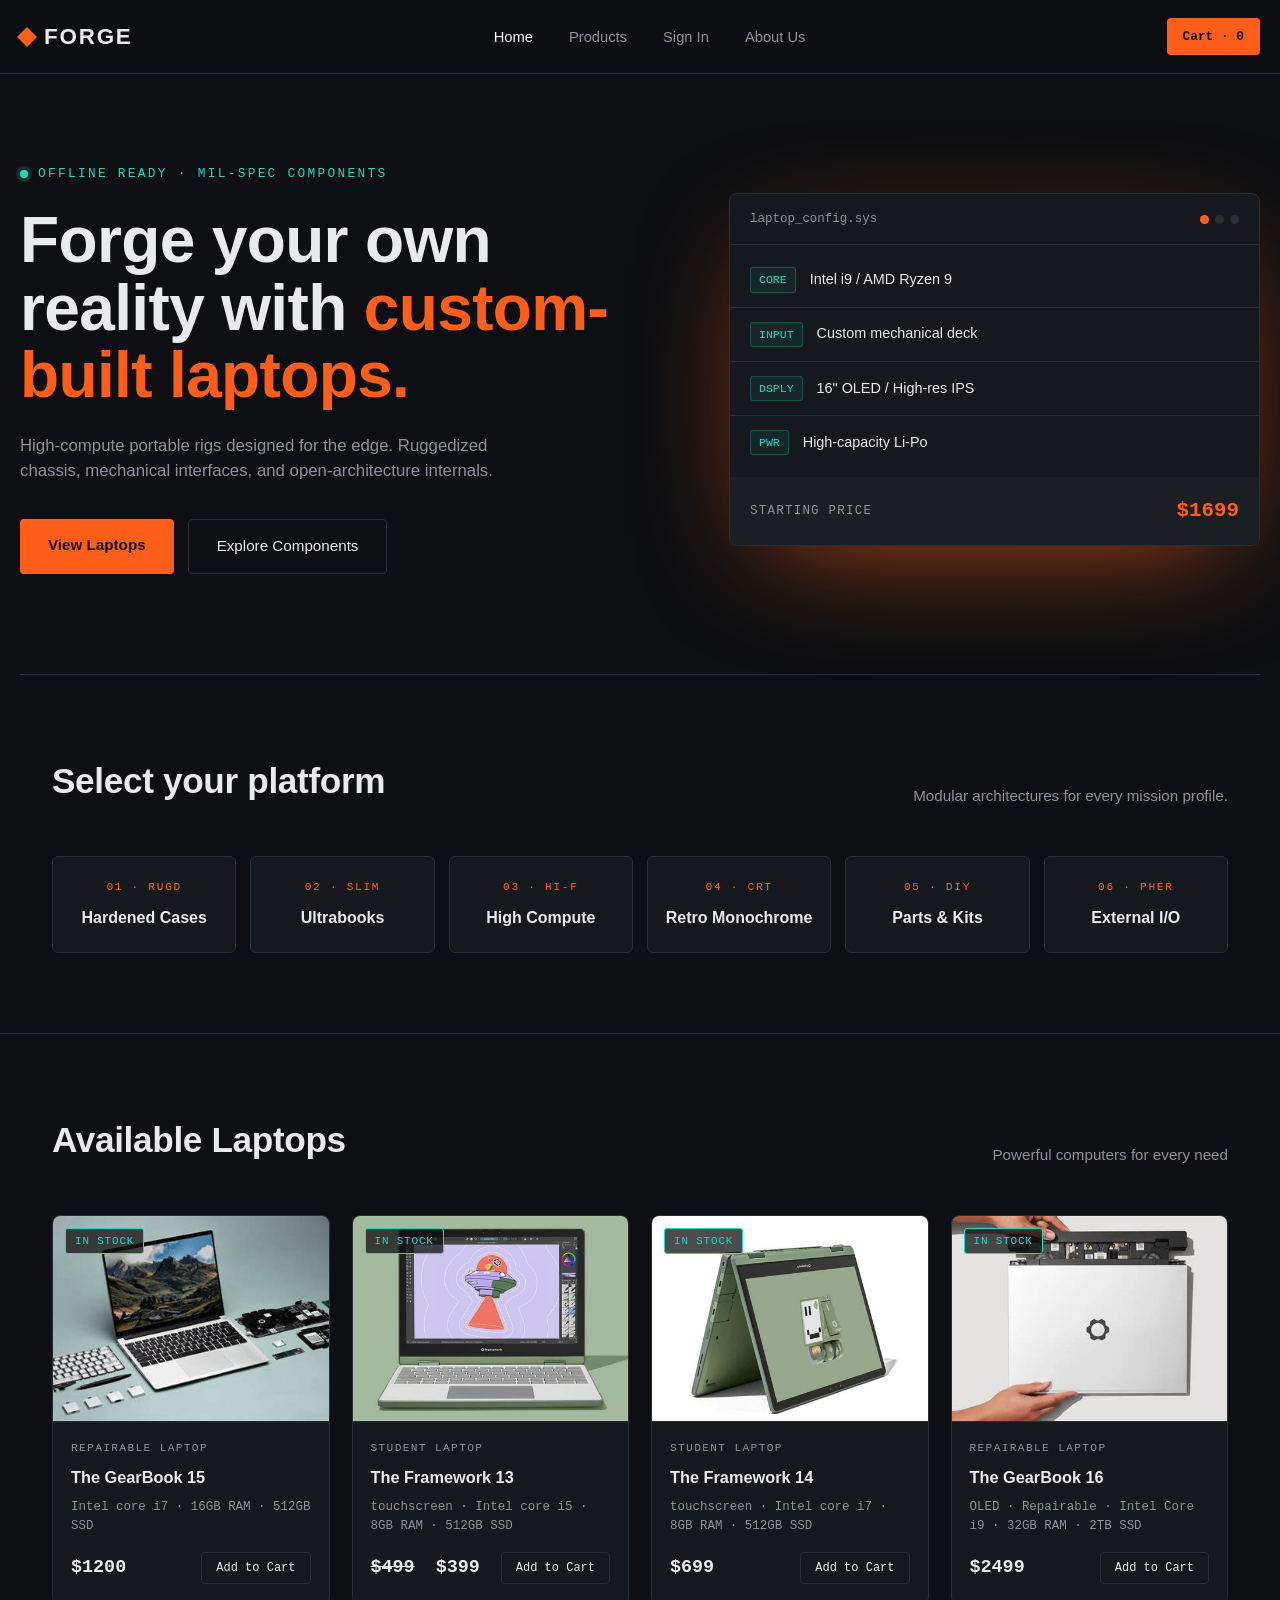
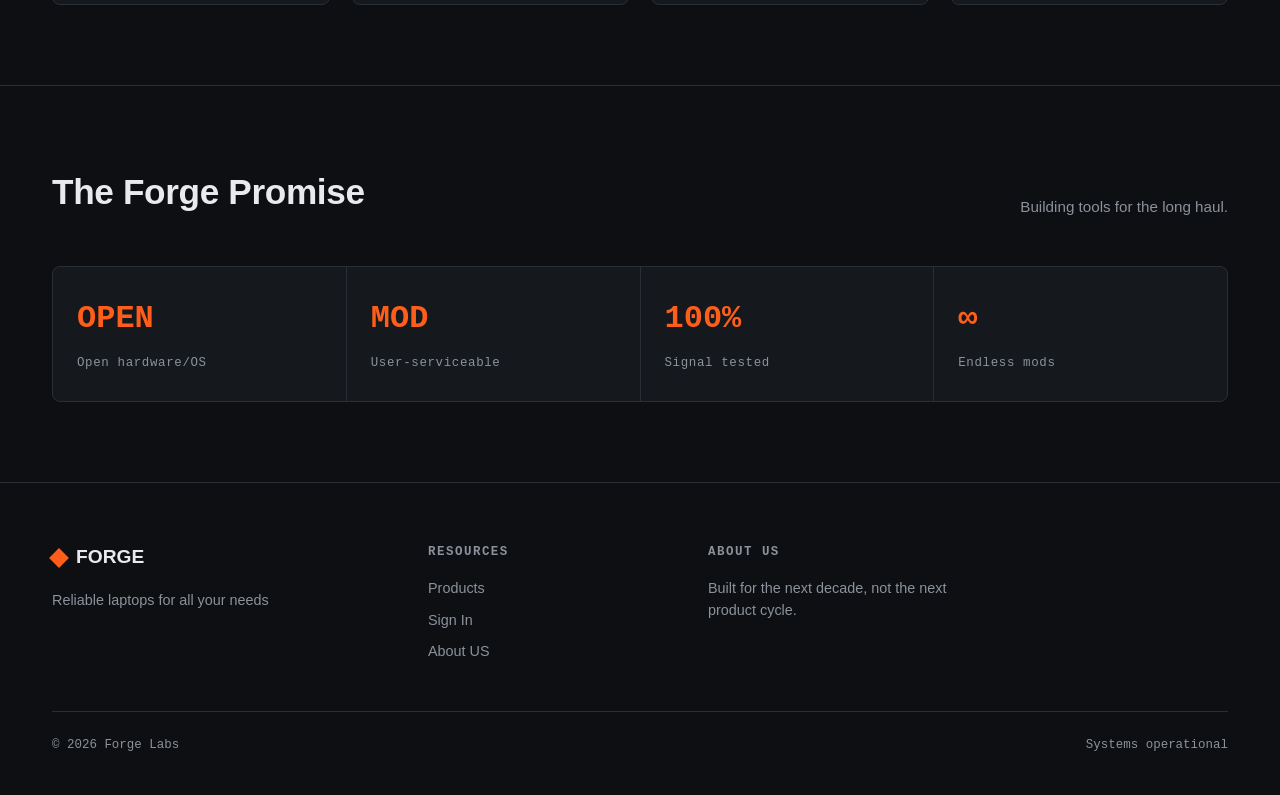
<file: index.html>
<!doctype html>
<html lang="en">
    <head>
        <meta charset="UTF-8" />
        <meta name="viewport" content="width=device-width, initial-scale=1.0" />
        <title>FORGE — Laptops</title>
        <link rel="stylesheet" href="/style.css" type="text/css" />
        <link rel="icon" href="favicon.svg" />
    </head>
    <body>
        <header>
            <div class="container nav">
                <a href="index.html" class="logo">
                    <span class="logo-mark"></span>
                    FORGE
                </a>
                <nav class="nav-links">
                    <a href="/index.html" style="color: #ffffff">Home</a>
                    <a href="/Pages/shop.html">Products</a>
                    <a href="/Pages/signin.html">Sign In</a>
                    <a href="/Pages/about.html">About Us</a>
                </nav>
                <div class="nav-actions">
                    <a href="/Pages/cart.html" class="cart-btn"
                        >Cart · <span class="cart-count">0</span></a
                    >
                </div>
            </div>
        </header>

        <main id="top">
            <section class="hero container">
                <div>
                    <div class="eyebrow">
                        Offline ready · Mil-spec components
                    </div>
                    <h1>
                        Forge your own reality with
                        <span>custom-built laptops.</span>
                    </h1>
                    <p>
                        High-compute portable rigs designed for the edge.
                        Ruggedized chassis, mechanical interfaces, and
                        open-architecture internals.
                    </p>
                    <div class="hero-cta">
                        <a
                            href="/Pages/shop.html"
                            class="btn-primary"
                            style="text-decoration: none"
                            >View Laptops</a
                        >
                        <a href="#categories" class="btn-secondary"
                            >Explore Components</a
                        >
                    </div>
                </div>

                <div class="build-card">
                    <div class="build-card-head">
                        <span>laptop_config.sys</span>
                        <div class="dots">
                            <span></span><span></span><span></span>
                        </div>
                    </div>
                    <div class="build-rows">
                        <div class="build-row">
                            <span class="part-type">CORE</span>
                            <span class="part-name"
                                >Intel i9 / AMD Ryzen 9</span
                            >
                        </div>
                        <div class="build-row">
                            <span class="part-type">INPUT</span>
                            <span class="part-name"
                                >Custom mechanical deck</span
                            >
                        </div>
                        <div class="build-row">
                            <span class="part-type">DSPLY</span>
                            <span class="part-name"
                                >16" OLED / High-res IPS</span
                            >
                        </div>
                        <div class="build-row">
                            <span class="part-type">PWR</span>
                            <span class="part-name">High-capacity Li-Po</span>
                        </div>
                    </div>
                    <div class="build-total">
                        <span class="label">Starting price</span>
                        <span class="value">$1699</span>
                    </div>
                </div>
            </section>

            <section class="section" id="categories">
                <div class="container">
                    <div class="section-head">
                        <h2>Select your platform</h2>
                        <p>Modular architectures for every mission profile.</p>
                    </div>
                    <div class="categories">
                        <a href="#products" class="category-card">
                            <span class="code">01 · RUGD</span>
                            <span class="name">Hardened Cases</span>
                        </a>
                        <a href="#products" class="category-card">
                            <span class="code">02 · SLIM</span>
                            <span class="name">Ultrabooks</span>
                        </a>
                        <a href="#products" class="category-card">
                            <span class="code">03 · HI-F</span>
                            <span class="name">High Compute</span>
                        </a>
                        <a href="#products" class="category-card">
                            <span class="code">04 · CRT</span>
                            <span class="name">Retro Monochrome</span>
                        </a>
                        <a href="#products" class="category-card">
                            <span class="code">05 · DIY</span>
                            <span class="name">Parts & Kits</span>
                        </a>
                        <a href="#products" class="category-card">
                            <span class="code">06 · PHER</span>
                            <span class="name">External I/O</span>
                        </a>
                    </div>
                </div>
            </section>

            <section class="section" id="products">
                <div class="container">
                    <div class="section-head">
                        <h2>Available Laptops</h2>
                        <p>Powerful computers for every need</p>
                    </div>
                    <div class="product-grid">
                        <article class="product-card">
                            <div class="product-image">
                                <img
                                    src="/public/framework5.jpg"
                                    alt="Laptop"
                                />
                                <span class="stock-tag">In stock</span>
                            </div>
                            <div class="product-info">
                                <span class="product-cat"
                                    >Repairable Laptop</span
                                >
                                <h3 class="product-name">The GearBook 15</h3>
                                <p class="product-specs">
                                    Intel core i7 · 16GB RAM · 512GB SSD
                                </p>
                                <div class="product-footer">
                                    <span class="product-price">$1200</span>
                                    <button class="add-btn">Add to Cart</button>
                                </div>
                            </div>
                        </article>

                        <article class="product-card">
                            <div class="product-image">
                                <img
                                    src="/public/framework2.jpg"
                                    alt="Laptop"
                                />
                                <span class="stock-tag">In stock</span>
                            </div>
                            <div class="product-info">
                                <span class="product-cat">Student Laptop</span>
                                <h3 class="product-name">The Framework 13</h3>
                                <p class="product-specs">
                                    touchscreen · Intel core i5 · 8GB RAM ·
                                    512GB SSD
                                </p>
                                <div class="product-footer">
                                    <s
                                        ><span class="product-price"
                                            >$499</span
                                        ></s
                                    >
                                    <span class="product-price">$399</span>
                                    <button class="add-btn">Add to Cart</button>
                                </div>
                            </div>
                        </article>

                        <article class="product-card">
                            <div class="product-image">
                                <img
                                    src="/public/frameworkgreen.jpg"
                                    alt="Laptop"
                                />
                                <span class="stock-tag">In stock</span>
                            </div>
                            <div class="product-info">
                                <span class="product-cat">Student Laptop</span>
                                <h3 class="product-name">The Framework 14</h3>
                                <p class="product-specs">
                                    touchscreen · Intel core i7 · 8GB RAM ·
                                    512GB SSD
                                </p>
                                <div class="product-footer">
                                    <span class="product-price">$699</span>
                                    <button class="add-btn">Add to Cart</button>
                                </div>
                            </div>
                        </article>

                        <article class="product-card">
                            <div class="product-image">
                                <img
                                    src="/public/framework4.jpg"
                                    alt="Pocket Deck"
                                />
                                <span class="stock-tag">In stock</span>
                            </div>
                            <div class="product-info">
                                <span class="product-cat"
                                    >Repairable Laptop</span
                                >
                                <h3 class="product-name">The GearBook 16</h3>
                                <p class="product-specs">
                                    OLED · Repairable · Intel Core i9 · 32GB RAM
                                    · 2TB SSD
                                </p>
                                <div class="product-footer">
                                    <span class="product-price">$2499</span>
                                    <button class="add-btn">Add to Cart</button>
                                </div>
                            </div>
                        </article>
                    </div>
                </div>
            </section>

            <section class="section" id="specs">
                <div class="container">
                    <div class="section-head">
                        <h2>The Forge Promise</h2>
                        <p>Building tools for the long haul.</p>
                    </div>
                    <div class="specs-strip">
                        <div class="spec-item">
                            <span class="num">OPEN</span>
                            <span class="label">Open hardware/OS</span>
                        </div>
                        <div class="spec-item">
                            <span class="num">MOD</span>
                            <span class="label">User-serviceable</span>
                        </div>
                        <div class="spec-item">
                            <span class="num">100%</span>
                            <span class="label">Signal tested</span>
                        </div>
                        <div class="spec-item">
                            <span class="num">∞</span>
                            <span class="label">Endless mods</span>
                        </div>
                    </div>
                </div>
            </section>
        </main>

        <footer id="contact">
            <div class="container">
                <div class="footer-grid">
                    <div>
                        <h3><span class="logo-mark"></span> FORGE</h3>
                        <p>Reliable laptops for all your needs</p>
                    </div>
                    <div class="footer-col">
                        <h4>Resources</h4>
                        <ul>
                            <li><a href="/Pages/shop.html">Products</a></li>
                            <li><a href="/Pages/signin.html">Sign In</a></li>
                            <li><a href="/Pages/about.html">About US</a></li>
                        </ul>
                    </div>
                    <div class="footer-col">
                        <h4>About US</h4>
                        <p>
                            Built for the next decade, not the next product
                            cycle.
                        </p>
                    </div>
                </div>
                <div class="footer-bottom">
                    <span>© 2026 Forge Labs</span>
                    <span>Systems operational</span>
                </div>
            </div>
        </footer>
        <script src="/src/script.js?v=2"></script>
    </body>
</html>
</file>
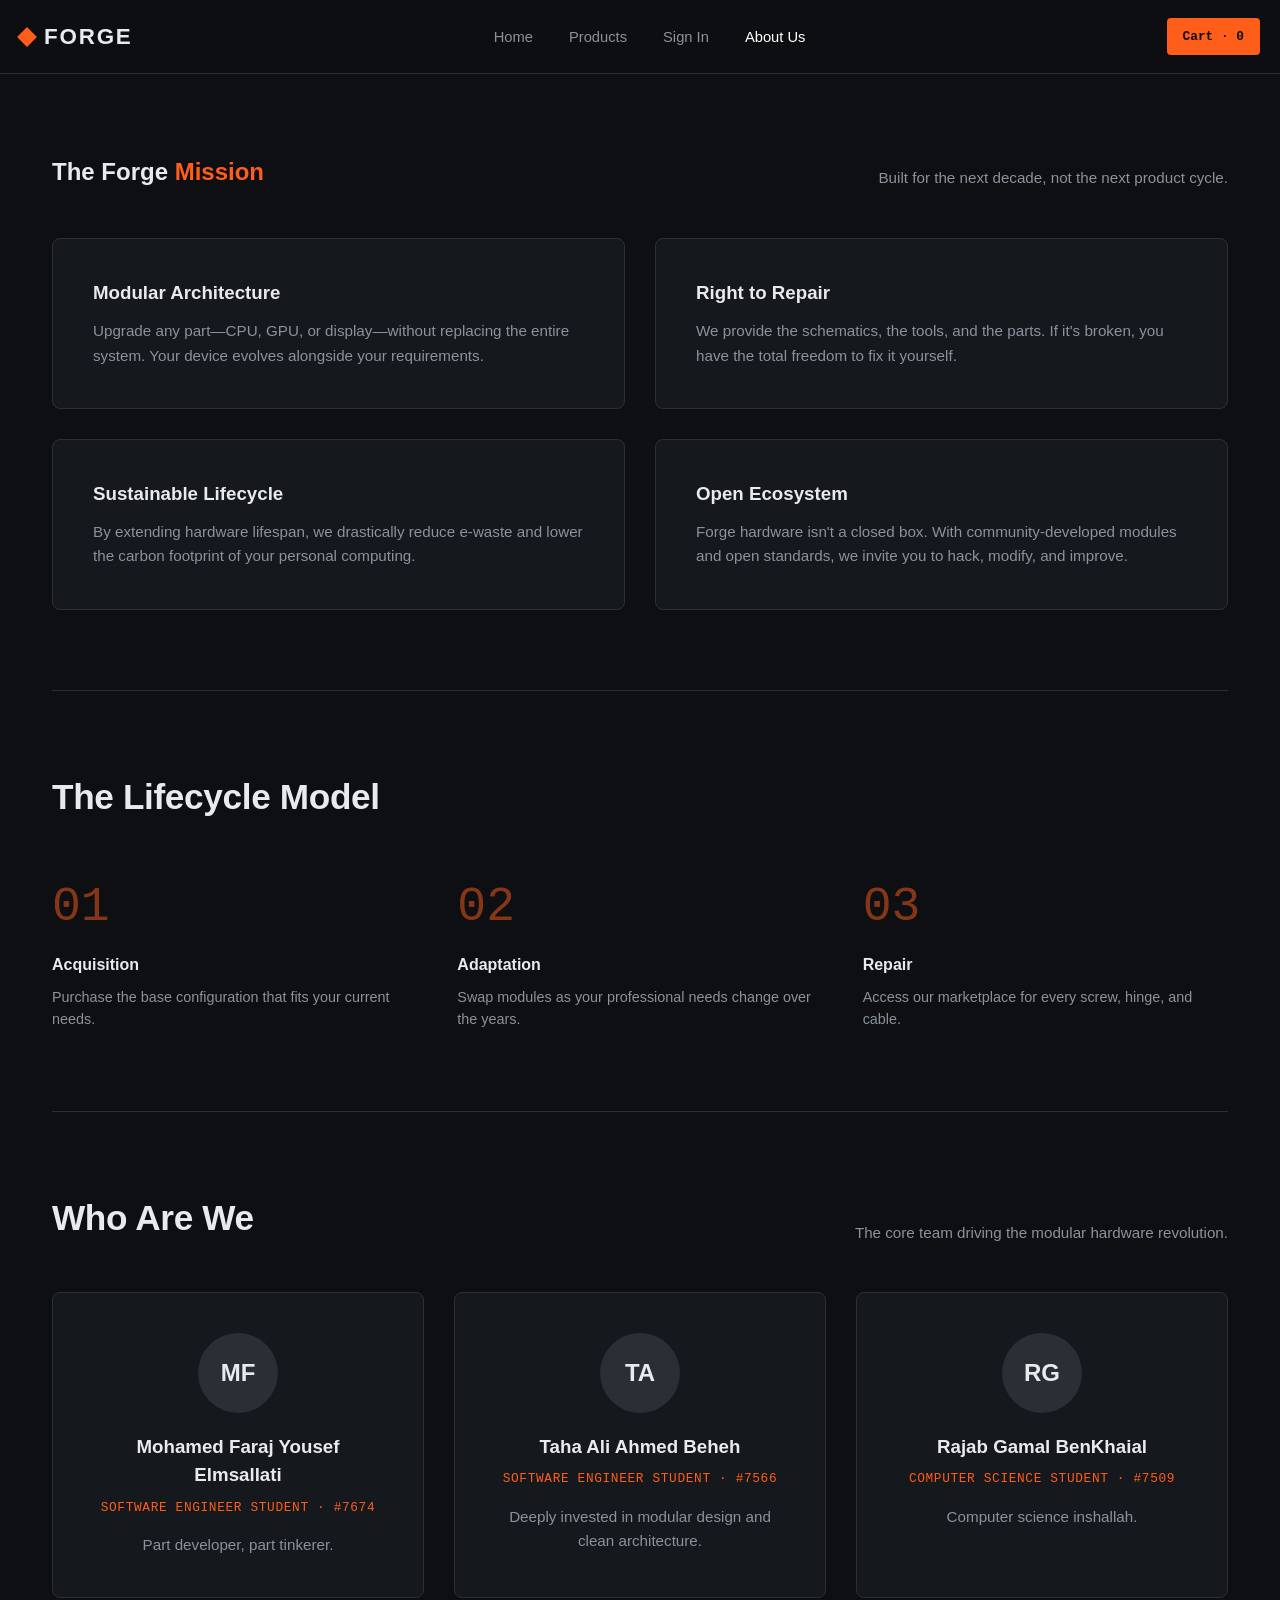
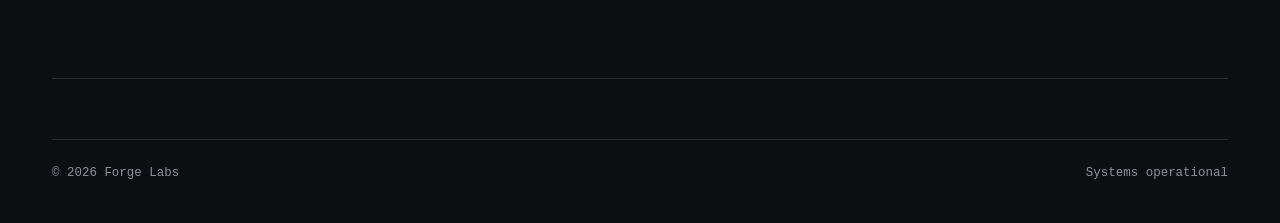
<file: Pages/about.html>
<!doctype html>
<html lang="en">
    <head>
        <meta charset="UTF-8" />
        <meta name="viewport" content="width=device-width, initial-scale=1.0" />
        <title>About Forge — The Modular Standard</title>
        <link rel="stylesheet" href="/style.css" />
        <link rel="stylesheet" href="/Pages/style.css" />
        <link rel="icon" href="/favicon.svg" />
    </head>
    <body>
        <header>
            <div class="container nav">
                <a href="/index.html" class="logo">
                    <span class="logo-mark"></span>
                    FORGE
                </a>
                <nav class="nav-links">
                    <a href="/index.html">Home</a>
                    <a href="/Pages/shop.html">Products</a>
                    <a href="/Pages/signin.html">Sign In</a>
                    <a href="#" style="color: #ffffff">About Us</a>
                </nav>
                <div class="nav-actions">
                    <a href="/Pages/cart.html" class="cart-btn"
                        >Cart · <span class="cart-count">0</span></a
                    >
                </div>
            </div>
        </header>

        <main class="container">
            <section class="section">
                <div class="section-head">
                    <h1>The Forge <span class="accent-text">Mission</span></h1>
                    <p>
                        Built for the next decade, not the next product cycle.
                    </p>
                </div>
                <div class="mission-grid">
                    <div class="mission-card">
                        <h3>Modular Architecture</h3>
                        <p>
                            Upgrade any part—CPU, GPU, or display—without
                            replacing the entire system. Your device evolves
                            alongside your requirements.
                        </p>
                    </div>
                    <div class="mission-card">
                        <h3>Right to Repair</h3>
                        <p>
                            We provide the schematics, the tools, and the parts.
                            If it's broken, you have the total freedom to fix it
                            yourself.
                        </p>
                    </div>
                    <div class="mission-card">
                        <h3>Sustainable Lifecycle</h3>
                        <p>
                            By extending hardware lifespan, we drastically
                            reduce e-waste and lower the carbon footprint of
                            your personal computing.
                        </p>
                    </div>
                    <div class="mission-card">
                        <h3>Open Ecosystem</h3>
                        <p>
                            Forge hardware isn't a closed box. With
                            community-developed modules and open standards, we
                            invite you to hack, modify, and improve.
                        </p>
                    </div>
                </div>
            </section>

            <section class="section">
                <div class="section-head">
                    <h2>The Lifecycle Model</h2>
                </div>
                <div class="lifecycle-grid">
                    <div class="lifecycle-step">
                        <span class="step-num">01</span>
                        <h4>Acquisition</h4>
                        <p>
                            Purchase the base configuration that fits your
                            current needs.
                        </p>
                    </div>
                    <div class="lifecycle-step">
                        <span class="step-num">02</span>
                        <h4>Adaptation</h4>
                        <p>
                            Swap modules as your professional needs change over
                            the years.
                        </p>
                    </div>
                    <div class="lifecycle-step">
                        <span class="step-num">03</span>
                        <h4>Repair</h4>
                        <p>
                            Access our marketplace for every screw, hinge, and
                            cable.
                        </p>
                    </div>
                </div>
            </section>
            <section class="section" id="team">
                <div class="section-head">
                    <h2>Who Are We</h2>
                    <p>
                        The core team driving the modular hardware revolution.
                    </p>
                </div>

                <div class="team-grid">
                    <div class="team-card">
                        <div class="team-avatar">MF</div>
                        <h3>Mohamed Faraj Yousef Elmsallati</h3>
                        <p class="role">Software Engineer Student · #7674</p>
                        <p class="bio">Part developer, part tinkerer.</p>
                    </div>
                    <div class="team-card">
                        <div class="team-avatar">TA</div>
                        <h3>Taha Ali Ahmed Beheh</h3>
                        <p class="role">Software Engineer Student · #7566</p>
                        <p class="bio">
                            Deeply invested in modular design and clean
                            architecture.
                        </p>
                    </div>
                    <div class="team-card">
                        <div class="team-avatar">RG</div>
                        <h3>Rajab Gamal BenKhaial</h3>
                        <p class="role">Computer Science Student · #7509</p>
                        <p class="bio">Computer science inshallah.</p>
                    </div>
                </div>
            </section>
        </main>

        <footer id="contact">
            <div class="container">
                <div class="footer-bottom">
                    <span>© 2026 Forge Labs</span>
                    <span>Systems operational</span>
                </div>
            </div>
        </footer>

        <script src="/src/script.js?v=2"></script>
    </body>
</html>
</file>
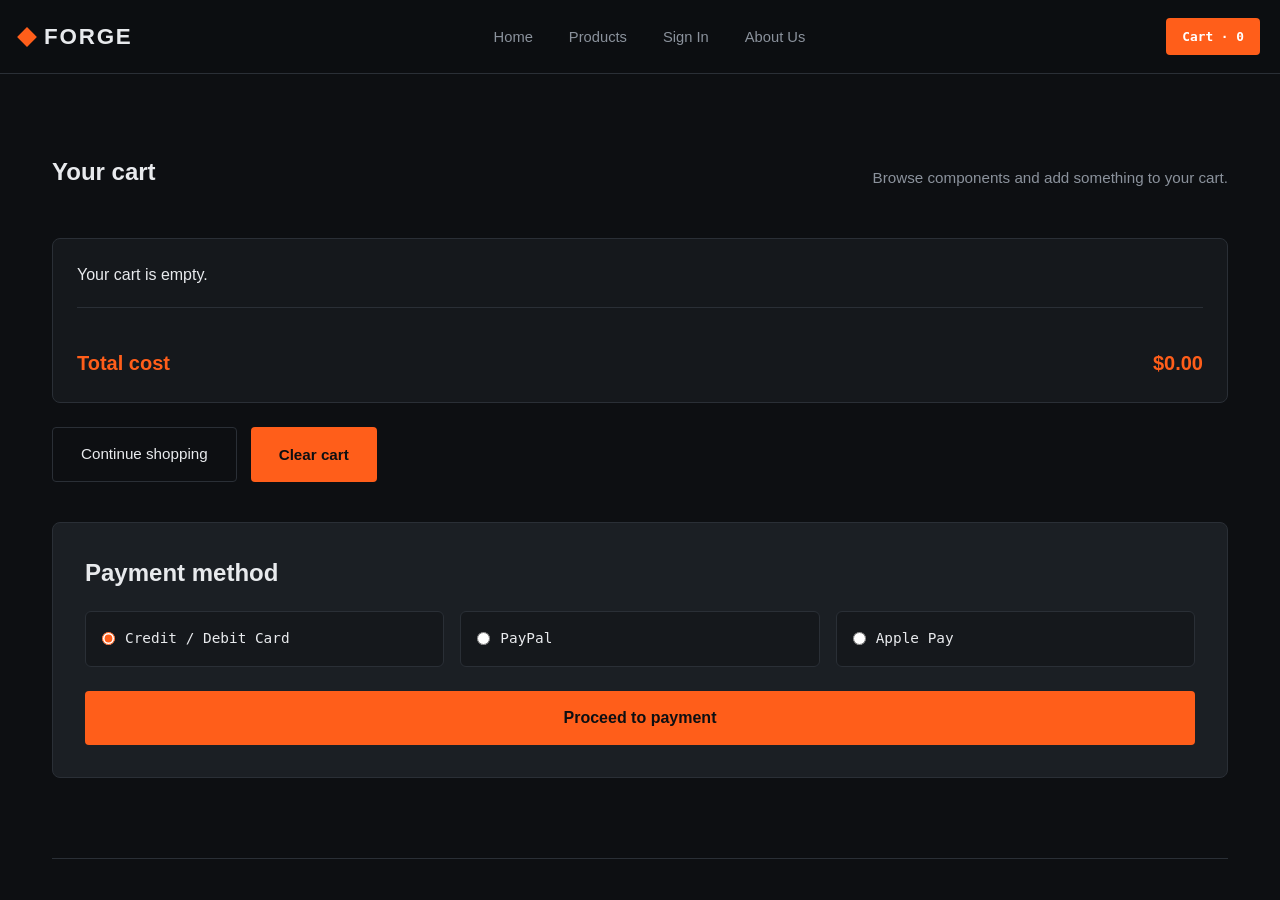
<file: Pages/cart.html>
<!doctype html>
<html lang="en">
    <head>
        <meta charset="UTF-8" />
        <meta name="viewport" content="width=device-width, initial-scale=1.0" />
        <title>Forge — Cart</title>
        <link rel="stylesheet" href="/style.css" type="text/css" />
        <link rel="stylesheet" href="/Pages/style.css" type="text/css" />
        <link rel="icon" href="/favicon.svg" />
    </head>
    <body>
        <header>
            <div class="container nav">
                <a href="/index.html" class="logo">
                    <span class="logo-mark"></span>
                    FORGE
                </a>
                <nav class="nav-links">
                    <a href="/index.html">Home</a>
                    <a href="/Pages/shop.html">Products</a>
                    <a href="/Pages/signin.html">Sign In</a>
                    <a href="/Pages/about.html">About Us</a>
                </nav>
                <div class="nav-actions">
                    <a
                        href="/Pages/cart.html"
                        class="cart-btn"
                        style="color: #ffffff"
                        >Cart · <span class="cart-count">0</span></a
                    >
                </div>
            </div>
        </header>

        <main class="container">
            <section class="section">
                <div class="section-head">
                    <h1>Your cart</h1>
                    <p class="cart-message">Loading cart details...</p>
                </div>
                <div class="cart-summary">
                    <p class="cart-items">Your cart is empty.</p>
                    <ul class="cart-items-list"></ul>
                    <div class="cart-total-row">
                        <span>Total cost</span>
                        <span class="cart-total-amount">$0.00</span>
                    </div>
                </div>
                <div class="cart-actions">
                    <a href="/Pages/shop.html" class="btn-secondary"
                        >Continue shopping</a
                    >
                    <button class="btn-primary clear-cart-btn">
                        Clear cart
                    </button>
                </div>
                <div class="checkout-section">
                    <h2>Payment method</h2>
                    <div class="payment-methods">
                        <label class="payment-option">
                            <input
                                type="radio"
                                name="paymentMethod"
                                value="card"
                                checked
                            />
                            Credit / Debit Card
                        </label>
                        <label class="payment-option">
                            <input
                                type="radio"
                                name="paymentMethod"
                                value="paypal"
                            />
                            PayPal
                        </label>
                        <label class="payment-option">
                            <input
                                type="radio"
                                name="paymentMethod"
                                value="apple"
                            />
                            Apple Pay
                        </label>
                    </div>
                    <button class="btn-primary checkout-btn">
                        Proceed to payment
                    </button>
                </div>
            </section>
        </main>

        <script src="/src/script.js?v=2"></script>
    </body>
</html>
</file>
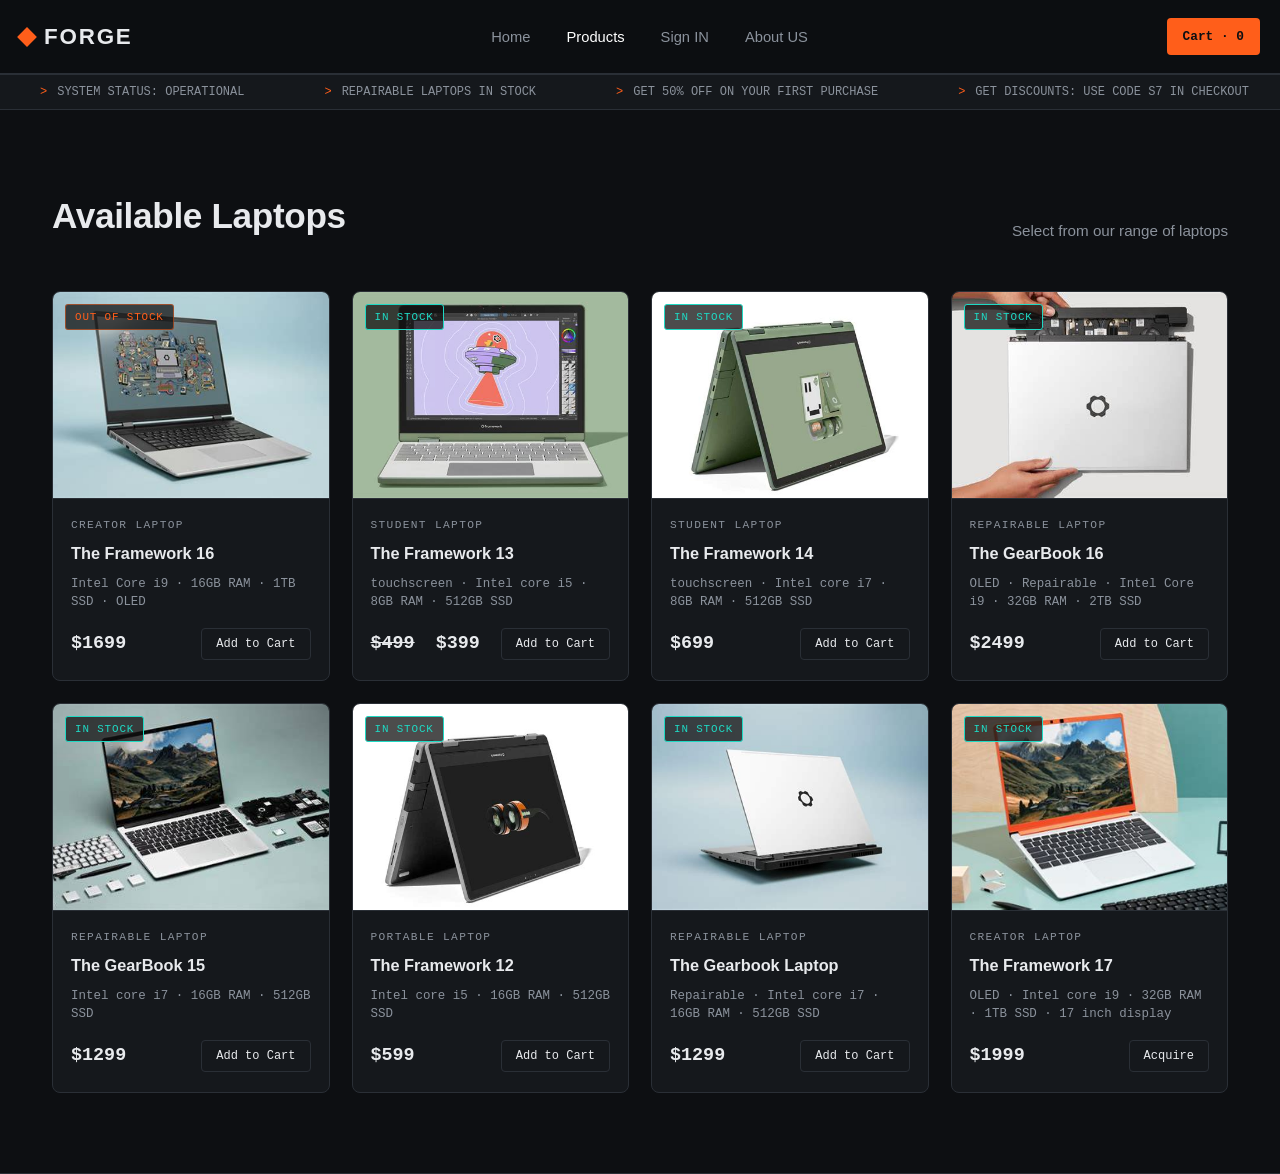
<file: Pages/shop.html>
<!doctype html>
<html lang="en">
    <head>
        <meta charset="UTF-8" />
        <meta name="viewport" content="width=device-width, initial-scale=1.0" />
        <link rel="stylesheet" href="/Pages/style.css" type="text/css" />
        <link rel="stylesheet" href="/style.css" type="text/css" />
        <link rel="icon" href="/favicon.svg" />
        <title>Products</title>
    </head>
    <body>
        <header>
            <div class="container nav">
                <a href="/index.html" class="logo">
                    <span class="logo-mark"></span>
                    FORGE
                </a>
                <nav class="nav-links">
                    <a href="/index.html">Home</a>
                    <a href="#products" style="color: #ffffff">Products</a>
                    <a href="/Pages/signin.html">Sign IN</a>
                    <a href="/Pages/about.html">About US</a>
                </nav>
                <div class="nav-actions">
                    <a href="/Pages/cart.html" class="cart-btn"
                        >Cart · <span class="cart-count">0</span></a
                    >
                </div>
            </div>
        </header>
        <div class="marquee-container">
            <div class="marquee-content">
                <div class="marquee-item">SYSTEM STATUS: OPERATIONAL</div>
                <div class="marquee-item">REPAIRABLE LAPTOPS IN STOCK</div>
                <div class="marquee-item">
                    GET 50% OFF ON YOUR FIRST PURCHASE
                </div>
                <div class="marquee-item">
                    GET DISCOUNTS: USE CODE S7 IN CHECKOUT
                </div>
                <div class="marquee-item">SYSTEM STATUS: OPERATIONAL</div>
                <div class="marquee-item">REPAIRABLE LAPTOPS IN STOCK</div>
            </div>
        </div>

        <section class="section" id="products">
            <div class="container">
                <div class="section-head">
                    <h2>Available Laptops</h2>
                    <p>Select from our range of laptops</p>
                </div>
                <div class="product-grid">
                    <article class="product-card">
                        <div class="product-image">
                            <img
                                src="/public/framework1.jpg"
                                alt="Rugged Deck"
                            />
                            <span class="stock-tag low">Out of stock</span>
                        </div>
                        <div class="product-info">
                            <span class="product-cat">Creator Laptop</span>
                            <h3 class="product-name">The Framework 16</h3>
                            <p class="product-specs">
                                Intel Core i9 · 16GB RAM · 1TB SSD · OLED
                            </p>
                            <div class="product-footer">
                                <span class="product-price">$1699</span>
                                <button class="add-btn">Add to Cart</button>
                            </div>
                        </div>
                    </article>

                    <article class="product-card">
                        <div class="product-image">
                            <img
                                src="/public/framework2.jpg"
                                alt="Pocket Deck"
                            />
                            <span class="stock-tag">In stock</span>
                        </div>
                        <div class="product-info">
                            <span class="product-cat">Student Laptop</span>
                            <h3 class="product-name">The Framework 13</h3>
                            <p class="product-specs">
                                touchscreen · Intel core i5 · 8GB RAM · 512GB
                                SSD
                            </p>
                            <div class="product-footer">
                                <s><span class="product-price">$499</span></s>
                                <span class="product-price">$399</span>
                                <button class="add-btn">Add to Cart</button>
                            </div>
                        </div>
                    </article>

                    <article class="product-card">
                        <div class="product-image">
                            <img
                                src="/public/frameworkgreen.jpg"
                                alt="Pocket Deck"
                            />
                            <span class="stock-tag">In stock</span>
                        </div>
                        <div class="product-info">
                            <span class="product-cat">Student Laptop</span>
                            <h3 class="product-name">The Framework 14</h3>
                            <p class="product-specs">
                                touchscreen · Intel core i7 · 8GB RAM · 512GB
                                SSD
                            </p>
                            <div class="product-footer">
                                <span class="product-price">$699</span>
                                <button class="add-btn">Add to Cart</button>
                            </div>
                        </div>
                    </article>

                    <article class="product-card">
                        <div class="product-image">
                            <img
                                src="/public/framework4.jpg"
                                alt="Pocket Deck"
                            />
                            <span class="stock-tag">In stock</span>
                        </div>
                        <div class="product-info">
                            <span class="product-cat">Repairable Laptop</span>
                            <h3 class="product-name">The GearBook 16</h3>
                            <p class="product-specs">
                                OLED · Repairable · Intel Core i9 · 32GB RAM ·
                                2TB SSD
                            </p>
                            <div class="product-footer">
                                <span class="product-price">$2499</span>
                                <button class="add-btn">Add to Cart</button>
                            </div>
                        </div>
                    </article>

                    <article class="product-card">
                        <div class="product-image">
                            <img
                                src="/public/framework5.jpg"
                                alt="Pocket Deck"
                            />
                            <span class="stock-tag">In stock</span>
                        </div>
                        <div class="product-info">
                            <span class="product-cat">Repairable Laptop</span>
                            <h3 class="product-name">The GearBook 15</h3>
                            <p class="product-specs">
                                Intel core i7 · 16GB RAM · 512GB SSD
                            </p>
                            <div class="product-footer">
                                <span class="product-price">$1299</span>
                                <button class="add-btn">Add to Cart</button>
                            </div>
                        </div>
                    </article>

                    <article class="product-card">
                        <div class="product-image">
                            <img
                                src="/public/frameworkblack.jpg"
                                alt="Pocket Deck"
                            />
                            <span class="stock-tag">In stock</span>
                        </div>
                        <div class="product-info">
                            <span class="product-cat">Portable Laptop</span>
                            <h3 class="product-name">The Framework 12</h3>
                            <p class="product-specs">
                                Intel core i5 · 16GB RAM · 512GB SSD
                            </p>
                            <div class="product-footer">
                                <span class="product-price">$599</span>
                                <button class="add-btn">Add to Cart</button>
                            </div>
                        </div>
                    </article>

                    <article class="product-card">
                        <div class="product-image">
                            <img
                                src="/public/framework3.jpg"
                                alt="Pocket Deck"
                            />
                            <span class="stock-tag">In stock</span>
                        </div>
                        <div class="product-info">
                            <span class="product-cat">Repairable Laptop</span>
                            <h3 class="product-name">The Gearbook Laptop</h3>
                            <p class="product-specs">
                                Repairable · Intel core i7 · 16GB RAM · 512GB
                                SSD
                            </p>
                            <div class="product-footer">
                                <span class="product-price">$1299</span>
                                <button class="add-btn">Add to Cart</button>
                            </div>
                        </div>
                    </article>

                    <article class="product-card">
                        <div class="product-image">
                            <img
                                src="/public/frameworkorange.jpg"
                                alt="Pocket Deck"
                            />
                            <span class="stock-tag">In stock</span>
                        </div>
                        <div class="product-info">
                            <span class="product-cat">Creator Laptop</span>
                            <h3 class="product-name">The Framework 17</h3>
                            <p class="product-specs">
                                OLED · Intel core i9 · 32GB RAM · 1TB SSD · 17
                                inch display
                            </p>
                            <div class="product-footer">
                                <span class="product-price">$1999</span>
                                <button class="add-btn">Acquire</button>
                            </div>
                        </div>
                    </article>
                </div>
            </div>
        </section>

        <script src="/src/script.js?v=2"></script>
    </body>
</html>
</file>
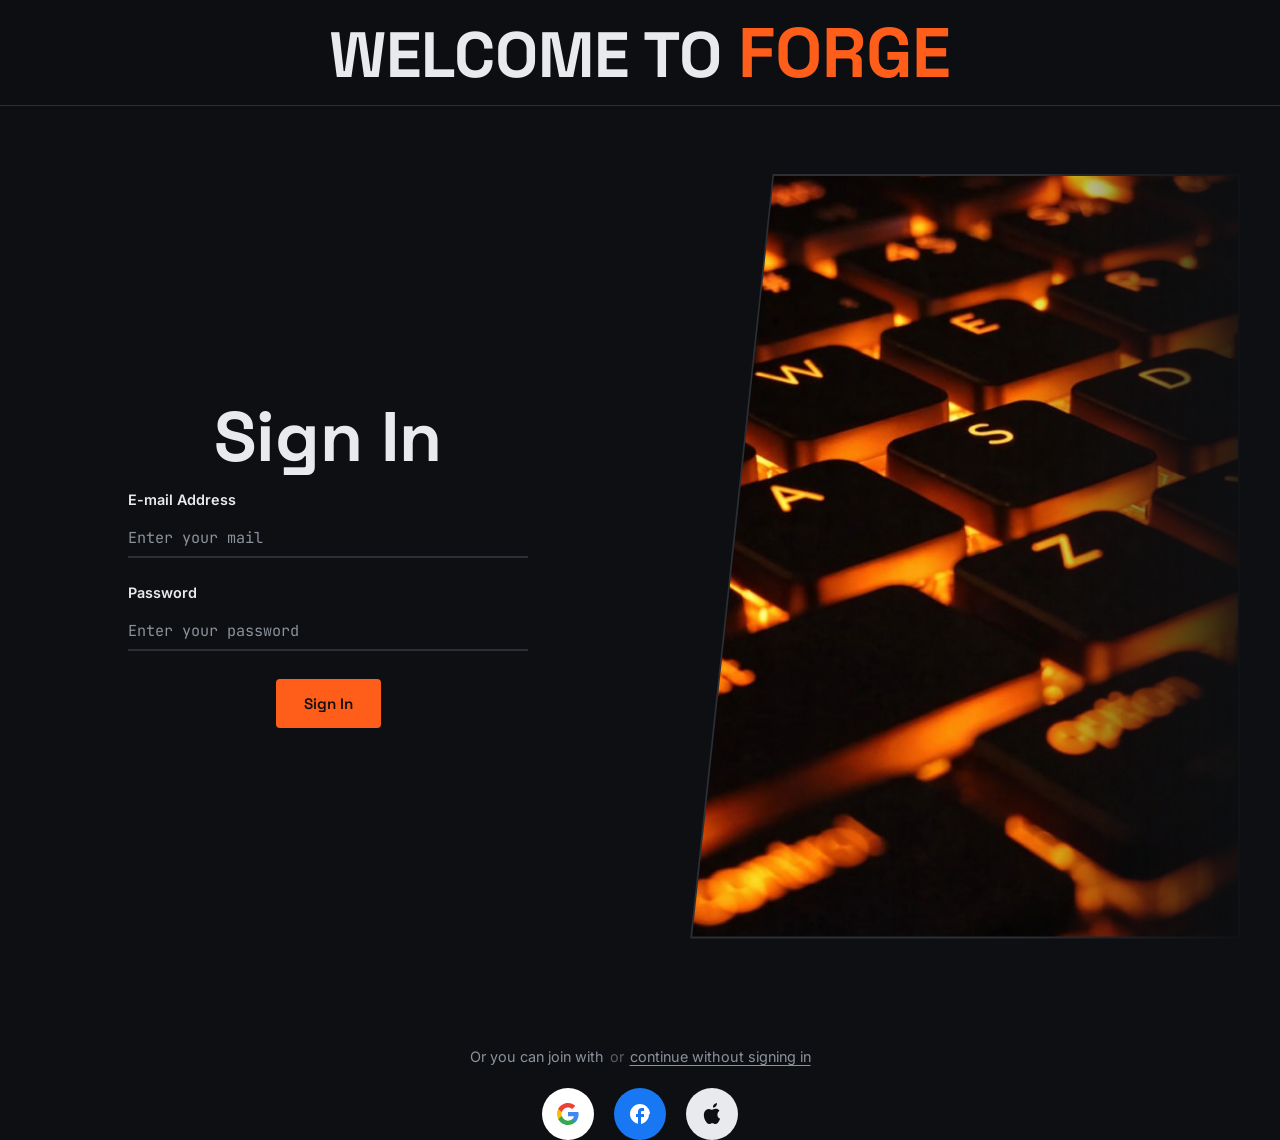
<file: Pages/signin.html>
<!doctype html>
<html lang="en">
    <head>
        <meta charset="UTF-8" />
        <meta name="viewport" content="width=device-width, initial-scale=1.0" />
        <title>FORGE Sign In/Sign Up</title>
        <link rel="preconnect" href="https://fonts.googleapis.com" />
        <link rel="preconnect" href="https://fonts.gstatic.com" crossorigin />
        <link rel="stylesheet" href="/Pages/style.css" type="text/css" />
        <link rel="stylesheet" href="/style.css" type="text/css" />
        <link rel="icon" href="/favicon.svg" />
        <link
            href="https://fonts.googleapis.com/css2?family=Space+Grotesk:wght@400;500;600;700&family=Inter:wght@400;500;600&family=JetBrains+Mono:wght@400;500;700&display=swap"
            rel="stylesheet"
        />
    </head>

    <body>
        <header class="first">
            <h1>WELCOME TO <span class="header-forge">FORGE</span></h1>
        </header>

        <div class="login-container">
            <div class="form-section">
                <div class="form-container">
                    <h2 class="signin">Sign In</h2>
                    <!-- No form tag with action — handled entirely by JS -->
                    <div class="input-group">
                        <label for="username" class="form-label"
                            >E-mail Address</label
                        >
                        <input
                            type="text"
                            id="username"
                            name="username"
                            placeholder="Enter your mail"
                            required
                        />
                    </div>
                    <div class="input-group">
                        <label for="password" class="form-label"
                            >Password</label
                        >
                        <input
                            type="password"
                            id="password"
                            name="password"
                            placeholder="Enter your password"
                            required
                        />
                    </div>
                    <div class="hero-cta">
                        <button class="btn-primary-1" id="signin-btn">
                            Sign In
                        </button>
                    </div>
                </div>
            </div>

            <div class="image-section">
                <div class="image-wrapper">
                    <img
                        src="/public/signin.jpg"
                        alt="Keyboard"
                        class="side-image"
                    />
                </div>
            </div>
        </div>

        <div class="social-login-container">
            <div class="social-text-wrapper">
                <p class="social-text">Or you can join with</p>
                <span class="text-separator">or</span>
                <a href="/index.html" class="ghost-link"
                    >continue without signing in</a
                >
            </div>
            <div class="social-icons-row">
                <button
                    type="button"
                    class="social-btn google-btn"
                    aria-label="Sign in with Google"
                >
                    <svg viewBox="0 0 24 24" xmlns="http://www.w3.org/2000/svg">
                        <path
                            d="M22.56 12.25c0-.78-.07-1.53-.2-2.25H12v4.26h5.92c-.26 1.37-1.04 2.53-2.21 3.31v2.77h3.57c2.08-1.92 3.28-4.74 3.28-8.09z"
                            fill="#4285F4"
                        />
                        <path
                            d="M12 23c2.97 0 5.46-.98 7.28-2.66l-3.57-2.77c-.98.66-2.23 1.06-3.71 1.06-2.86 0-5.29-1.93-6.16-4.53H2.18v2.84C3.99 20.53 7.7 23 12 23z"
                            fill="#34A853"
                        />
                        <path
                            d="M5.84 14.09c-.22-.66-.35-1.36-.35-2.09s.13-1.43.35-2.09V7.06H2.18C1.43 8.55 1 10.22 1 12s.43 3.45 1.18 4.94l3.66-2.85z"
                            fill="#FBBC05"
                        />
                        <path
                            d="M12 5.38c1.62 0 3.06.56 4.21 1.64l3.15-3.15C17.45 2.09 14.97 1 12 1 7.7 1 3.99 3.47 2.18 7.06l3.66 2.85c.87-2.6 3.3-4.53 6.16-4.53z"
                            fill="#EA4335"
                        />
                    </svg>
                </button>
                <button
                    type="button"
                    class="social-btn facebook-btn"
                    aria-label="Sign in with Facebook"
                >
                    <svg
                        viewBox="0 0 24 24"
                        xmlns="http://www.w3.org/2000/svg"
                        fill="currentColor"
                    >
                        <path
                            d="M22 12c0-5.52-4.48-10-10-10S2 6.48 2 12c0 4.84 3.44 8.87 8 9.8V15H8v-3h2V9.5C10 7.57 11.57 6 13.5 6H16v3h-2c-.55 0-1 .45-1 1v2h3v3h-3v6.95c4.56-.93 8-4.96 8-9.75z"
                        />
                    </svg>
                </button>
                <button
                    type="button"
                    class="social-btn apple-btn"
                    aria-label="Sign in with Apple"
                >
                    <svg
                        viewBox="0 0 24 24"
                        xmlns="http://www.w3.org/2000/svg"
                        fill="currentColor"
                    >
                        <path
                            d="M18.71 19.5c-.83 1.24-1.71 2.45-3.05 2.47-1.34.03-1.77-.79-3.29-.79-1.53 0-2 .77-3.27.82-1.31.05-2.3-1.32-3.14-2.53C4.25 17 2.94 12.45 4.7 9.39c.87-1.52 2.43-2.48 4.12-2.51 1.28-.02 2.5.87 3.29.87.78 0 2.26-1.07 3.81-.91.65.03 2.47.26 3.64 1.98-.09.06-2.17 1.28-2.15 3.81.03 3.02 2.65 4.03 2.68 4.04-.03.07-.42 1.44-1.38 2.83M15.97 4.17c.66-.81 1.11-1.93.99-3.06-1 .04-2.22.67-2.94 1.51-.64.73-1.2 1.87-1.05 2.98 1.12.09 2.27-.56 3-1.43z"
                        />
                    </svg>
                </button>
            </div>
        </div>

        <script>
            document
                .getElementById("signin-btn")
                .addEventListener("click", function () {
                    const username = document
                        .getElementById("username")
                        .value.trim();
                    const password = document
                        .getElementById("password")
                        .value.trim();
                    if (!username || !password) {
                        alert("Please fill in both fields.");
                        return;
                    }
                    // Save username to localStorage so user.html can display it
                    localStorage.setItem("forge_username", username);
                    window.location.href = "/Pages/user.html";
                });
        </script>
        <script src="/src/script.js?v=2"></script>
    </body>
</html>
</file>
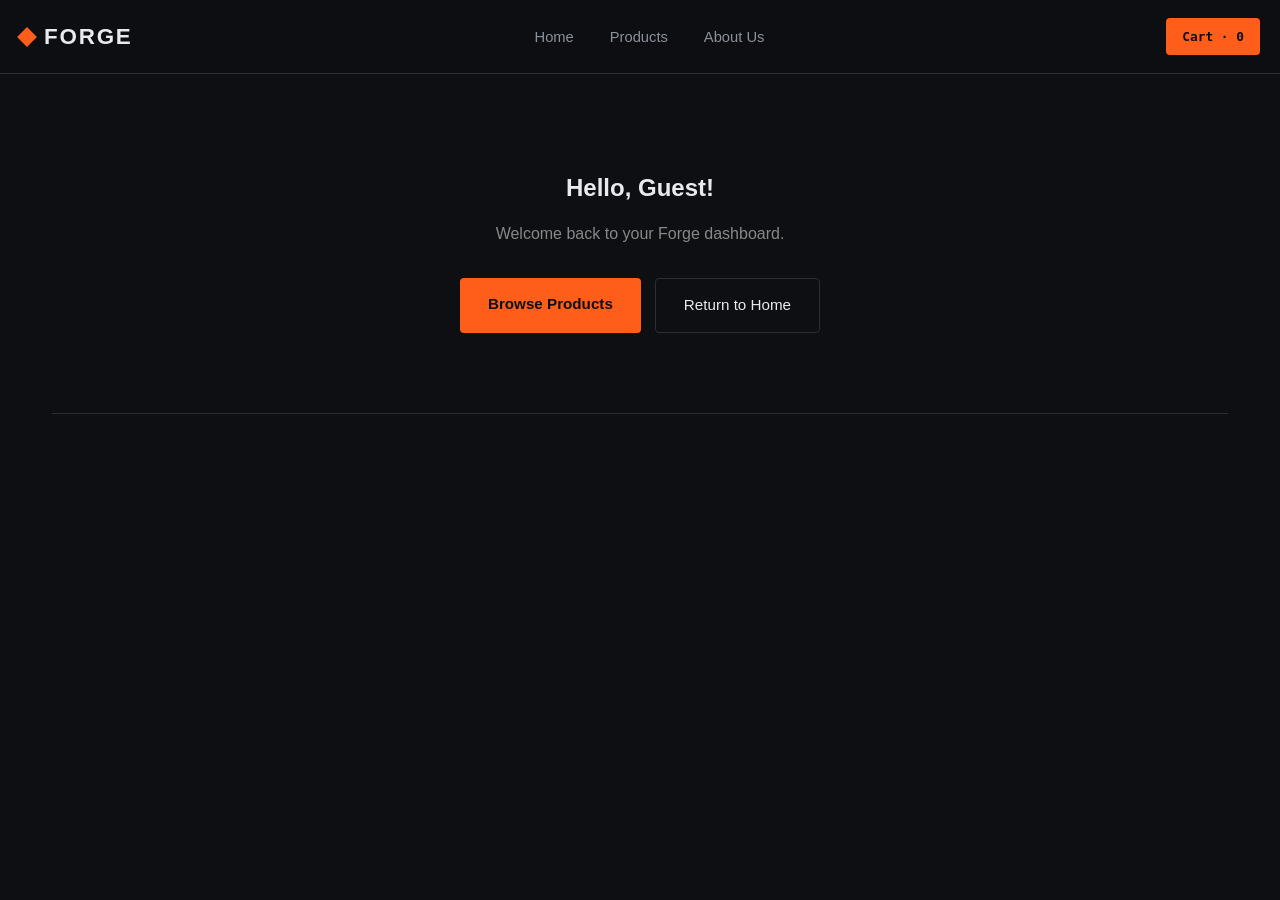
<file: Pages/user.html>
<!doctype html>
<html lang="en">
    <head>
        <meta charset="UTF-8" />
        <meta name="viewport" content="width=device-width, initial-scale=1.0" />
        <title>Welcome — Forge</title>
        <link rel="stylesheet" href="/style.css" />
        <link rel="stylesheet" href="/Pages/style.css" />
        <link rel="icon" href="/favicon.svg" />
    </head>
    <body>
        <header>
            <div class="container nav">
                <a href="/index.html" class="logo">
                    <span class="logo-mark"></span>
                    FORGE
                </a>
                <nav class="nav-links">
                    <a href="/index.html">Home</a>
                    <a href="/Pages/shop.html">Products</a>
                    <a href="/Pages/about.html">About Us</a>
                </nav>
                <div class="nav-actions">
                    <a href="/Pages/cart.html" class="cart-btn"
                        >Cart · <span class="cart-count">0</span></a
                    >
                </div>
            </div>
        </header>

        <main class="container">
            <section
                class="section"
                style="text-align: center; padding-top: 6rem"
            >
                <h1 id="welcome-message">
                    Hello, <span id="user-display">...</span>!
                </h1>
                <p style="margin-top: 1rem; color: var(--text-muted, #888)">
                    Welcome back to your Forge dashboard.
                </p>
                <div
                    class="hero-cta"
                    style="justify-content: center; margin-top: 2rem"
                >
                    <a href="/Pages/shop.html" class="btn-primary"
                        >Browse Products</a
                    >
                    <a href="/index.html" class="btn-secondary"
                        >Return to Home</a
                    >
                </div>
            </section>
        </main>

        <script src="/src/script.js?v=2"></script>
        <script>
            const username = localStorage.getItem("forge_username");
            document.getElementById("user-display").textContent =
                username || "Guest";

            document
                .getElementById("signout-btn")
                .addEventListener("click", function () {
                    localStorage.removeItem("forge_username");
                    window.location.href = "/Pages/signin.html";
                });
        </script>
    </body>
</html>
</file>
<file: style.css>
:root {
    --bg: #0d0f12;
    --bg-panel: #15181c;
    --bg-panel-2: #1b1f24;
    --line: #2a2f36;
    --text: #e8eaed;
    --text-dim: #8b929c;
    --accent: #ff5e1a;
    --accent-dim: #ad3f12;
    --teal: #1fd9c4;
    --font-display: "Space Grotesk", sans-serif;
    --font-body: "Inter", sans-serif;
    --font-mono: "JetBrains Mono", monospace;
}

* {
    margin: 0;
    padding: 0;
    box-sizing: border-box;
}

html {
    scroll-behavior: smooth;
}

body {
    background: var(--bg);
    color: var(--text);
    font-family: var(--font-body);
    line-height: 1.5;
}

a {
    color: inherit;
    text-decoration: none;
}

img {
    max-width: 100%;
    display: block;
}

:focus-visible {
    outline: 2px solid var(--accent);
    outline-offset: 2px;
}

.container {
    max-width: 1240px;
    margin: 0 auto;
    padding: 0 32px;
}

header {
    position: sticky;
    top: 0;
    z-index: 100;
    background: rgba(13, 15, 18, 0.9);
    backdrop-filter: blur(10px);
    border-bottom: 1px solid var(--line);
}

.nav {
    display: flex;
    align-items: center;
    justify-content: space-between;
    padding: 18px 0;
}

.logo {
    font-family: var(--font-display);
    font-weight: 700;
    font-size: 1.4rem;
    letter-spacing: 0.08em;
    display: flex;
    align-items: center;
    gap: 10px;
}

.logo-mark {
    width: 14px;
    height: 14px;
    background: var(--accent);
    transform: rotate(45deg);
    flex-shrink: 0;
}

.nav-links {
    display: flex;
    gap: 36px;
    font-size: 0.92rem;
    color: var(--text-dim);
}

.nav-links a {
    transition: color 0.15s ease;
}
.nav-links a:hover {
    color: var(--text);
}

.nav-actions {
    display: flex;
    align-items: center;
    gap: 18px;
}

.icon-btn {
    font-family: var(--font-mono);
    font-size: 0.8rem;
    color: var(--text-dim);
    border: 1px solid var(--line);
    padding: 8px 14px;
    border-radius: 4px;
    transition:
        border-color 0.15s ease,
        color 0.15s ease;
}
.icon-btn:hover {
    border-color: var(--accent);
    color: var(--text);
}

.cart-btn {
    font-family: var(--font-mono);
    font-size: 0.8rem;
    background: var(--accent);
    color: #0d0f12;
    padding: 9px 16px;
    border-radius: 4px;
    font-weight: 700;
    border: none;
    cursor: pointer;
    transition: background 0.15s ease;
}
.cart-btn:hover {
    background: #ff7438;
}

.hero {
    display: grid;
    grid-template-columns: 1.1fr 0.9fr;
    gap: 60px;
    align-items: center;
    padding: 90px 0 100px;
    border-bottom: 1px solid var(--line);
}

.eyebrow {
    font-family: var(--font-mono);
    color: var(--teal);
    font-size: 0.8rem;
    letter-spacing: 0.18em;
    text-transform: uppercase;
    display: flex;
    align-items: center;
    gap: 10px;
    margin-bottom: 24px;
}
.eyebrow::before {
    content: "";
    display: inline-block;
    width: 8px;
    height: 8px;
    background: var(--teal);
    border-radius: 50%;
    box-shadow: 0 0 0 4px rgba(31, 217, 196, 0.15);
}

.hero h1 {
    font-family: var(--font-display);
    font-size: clamp(2.6rem, 5vw, 4.4rem);
    font-weight: 700;
    line-height: 1.05;
    letter-spacing: -0.01em;
    margin-bottom: 24px;
}

.hero h1 span {
    color: var(--accent);
}

.hero p {
    color: var(--text-dim);
    font-size: 1.05rem;
    max-width: 480px;
    margin-bottom: 36px;
}

.hero-cta {
    display: flex;
    gap: 14px;
}

.btn-primary {
    background: var(--accent);
    color: #0d0f12;
    font-weight: 600;
    padding: 15px 28px;
    border-radius: 4px;
    border: none;
    font-size: 0.95rem;
    cursor: pointer;
    transition:
        background 0.15s ease,
        transform 0.15s ease;
}
.btn-primary:hover {
    background: #ff7438;
    transform: translateY(-1px);
}

.btn-secondary {
    border: 1px solid var(--line);
    color: var(--text);
    padding: 15px 28px;
    border-radius: 4px;
    font-size: 0.95rem;
    font-weight: 500;
    transition: border-color 0.15s ease;
}
.btn-secondary:hover {
    border-color: var(--text-dim);
}

.build-card {
    background: var(--bg-panel);
    border: 1px solid var(--line);
    border-radius: 8px;
    overflow: hidden;
    box-shadow: 0px 30px 120px -40px rgba(254, 94, 26, 0.79);
}

.build-card-head {
    display: flex;
    justify-content: space-between;
    align-items: center;
    padding: 16px 20px;
    border-bottom: 1px solid var(--line);
    font-family: var(--font-mono);
    font-size: 0.78rem;
    color: var(--text-dim);
}

.build-card-head .dots {
    display: flex;
    gap: 6px;
}
.build-card-head .dots span {
    width: 9px;
    height: 9px;
    border-radius: 50%;
    background: var(--line);
}
.build-card-head .dots span:first-child {
    background: var(--accent);
}

.build-rows {
    padding: 8px 0;
}

.build-row {
    display: flex;
    justify-content: space-between;
    align-items: center;
    padding: 14px 20px;
    border-bottom: 1px solid var(--line);
    font-size: 0.9rem;
}
.build-row:last-of-type {
    border-bottom: none;
}

.build-row .part-type {
    font-family: var(--font-mono);
    font-size: 0.72rem;
    color: var(--teal);
    background: rgba(31, 217, 196, 0.08);
    border: 1px solid rgba(31, 217, 196, 0.25);
    padding: 3px 8px;
    border-radius: 3px;
    margin-right: 14px;
    flex-shrink: 0;
}

.build-row .part-name {
    flex: 1;
    color: var(--text);
}

.build-row .part-price {
    font-family: var(--font-mono);
    color: var(--text-dim);
}

.build-total {
    display: flex;
    justify-content: space-between;
    align-items: center;
    padding: 18px 20px;
    background: var(--bg-panel-2);
    font-family: var(--font-mono);
}

.build-total .label {
    font-size: 0.78rem;
    color: var(--text-dim);
    letter-spacing: 0.1em;
    text-transform: uppercase;
}

.build-total .value {
    font-size: 1.3rem;
    font-weight: 700;
    color: var(--accent);
}

.section {
    padding: 80px 0;
    border-bottom: 1px solid var(--line);
}

.section-head {
    display: flex;
    justify-content: space-between;
    align-items: flex-end;
    margin-bottom: 48px;
    gap: 24px;
    flex-wrap: wrap;
}

.section-head h2 {
    font-family: var(--font-display);
    font-size: 2.2rem;
    font-weight: 700;
    letter-spacing: -0.01em;
}

.section-head p {
    color: var(--text-dim);
    max-width: 420px;
    font-size: 0.95rem;
}

.categories {
    display: grid;
    grid-template-columns: repeat(6, 1fr);
    gap: 14px;
}

.category-card {
    background: var(--bg-panel);
    border: 1px solid var(--line);
    border-radius: 6px;
    padding: 22px 16px;
    text-align: center;
    transition:
        border-color 0.15s ease,
        transform 0.15s ease;
}
.category-card:hover {
    border-color: var(--accent);
    transform: translateY(-3px);
}

.category-card .code {
    font-family: var(--font-mono);
    font-size: 0.7rem;
    color: var(--accent);
    letter-spacing: 0.15em;
    display: block;
    margin-bottom: 10px;
}

.category-card .name {
    font-family: var(--font-display);
    font-weight: 600;
    font-size: 1rem;
}

.product-grid {
    display: grid;
    grid-template-columns: repeat(4, 1fr);
    gap: 22px;
}

.product-card {
    background: var(--bg-panel);
    border: 1px solid var(--line);
    border-radius: 8px;
    overflow: hidden;
    display: flex;
    flex-direction: column;
    transition:
        border-color 0.15s ease,
        transform 0.15s ease;
}
.product-card:hover {
    border-color: #3a4148;
    transform: translateY(-4px);
}

.product-image {
    aspect-ratio: 4/3;
    background: #010101;
    position: relative;
    display: flex;
    align-items: center;
    justify-content: center;
    border-bottom: 1px solid var(--line);
}

.product-image::before {
    content: attr(data-glyph);
    font-family: var(--font-display);
    font-size: 3rem;
    font-weight: 700;
    color: var(--line);
}

.product-image img {
    width: 100%;
    height: 100%;
    object-fit: cover;
    object-position: center;
    position: absolute;
    inset: 0;
    transition: transform 0.3s ease;
}

.product-card:hover .product-image img {
    transform: scale(1.04);
}

.product-image::after {
    content: "";
    position: absolute;
    inset: 0;
    background: radial-gradient(
        ellipse at center,
        transparent 100%,
        rgba(13, 15, 18, 0.1) 100%
    );
    pointer-events: none;
}

.stock-tag {
    position: absolute;
    top: 12px;
    left: 12px;
    font-family: var(--font-mono);
    font-size: 0.68rem;
    letter-spacing: 0.08em;
    text-transform: uppercase;
    padding: 4px 9px;
    border-radius: 3px;
    background: rgba(16, 16, 16, 0.75);
    border: 1px solid rgba(31, 217, 196, 1);
    color: var(--teal);
}

.stock-tag.low {
    background: rgba(16, 16, 16, 0.75);
    border-color: rgba(255, 96, 26, 0.5);
    color: var(--accent);
}

.product-info {
    padding: 18px 18px 20px;
    display: flex;
    flex-direction: column;
    gap: 10px;
    flex: 1;
}

.product-cat {
    font-family: var(--font-mono);
    font-size: 0.7rem;
    color: var(--text-dim);
    letter-spacing: 0.12em;
    text-transform: uppercase;
}

.product-name {
    font-family: var(--font-display);
    font-weight: 600;
    font-size: 1.02rem;
    line-height: 1.3;
}

.product-specs {
    font-family: var(--font-mono);
    font-size: 0.78rem;
    color: var(--text-dim);
}

.product-footer {
    margin-top: auto;
    display: flex;
    justify-content: space-between;
    align-items: center;
    padding-top: 6px;
}

.product-price {
    font-family: var(--font-mono);
    font-size: 1.15rem;
    font-weight: 700;
}

.add-btn {
    font-family: var(--font-mono);
    font-size: 0.75rem;
    background: transparent;
    border: 1px solid var(--line);
    color: var(--text);
    padding: 8px 14px;
    border-radius: 4px;
    cursor: pointer;
    transition: all 0.15s ease;
}
.add-btn:hover {
    border-color: var(--accent);
    color: var(--accent);
}

.specs-strip {
    display: grid;
    grid-template-columns: repeat(4, 1fr);
    gap: 1px;
    background: var(--line);
    border: 1px solid var(--line);
    border-radius: 8px;
    overflow: hidden;
}

.spec-item {
    background: var(--bg-panel);
    padding: 28px 24px;
}

.spec-item .num {
    font-family: var(--font-mono);
    color: var(--accent);
    font-size: 2rem;
    font-weight: 700;
    display: block;
    margin-bottom: 6px;
}

.spec-item .label {
    font-family: var(--font-mono);
    font-size: 0.78rem;
    color: var(--text-dim);
    letter-spacing: 0.05em;
}

footer {
    padding: 60px 0 40px;
}

.footer-grid {
    display: grid;
    grid-template-columns: 1.4fr 1fr 1fr 1fr;
    gap: 40px;
    margin-bottom: 48px;
}

.footer-grid h3 {
    font-family: var(--font-display);
    font-size: 1.2rem;
    margin-bottom: 18px;
    display: flex;
    align-items: center;
    gap: 10px;
}

.footer-grid p {
    color: var(--text-dim);
    font-size: 0.9rem;
    max-width: 280px;
}

.footer-col h4 {
    font-family: var(--font-mono);
    font-size: 0.78rem;
    color: var(--text-dim);
    letter-spacing: 0.12em;
    text-transform: uppercase;
    margin-bottom: 16px;
}

.footer-col ul {
    list-style: none;
    display: flex;
    flex-direction: column;
    gap: 10px;
    font-size: 0.9rem;
}

.footer-col a {
    color: var(--text-dim);
    transition: color 0.15s ease;
}
.footer-col a:hover {
    color: var(--text);
}

.footer-bottom {
    border-top: 1px solid var(--line);
    padding-top: 24px;
    display: flex;
    justify-content: space-between;
    align-items: center;
    font-family: var(--font-mono);
    font-size: 0.78rem;
    color: var(--text-dim);
}

@media (max-width: 1024px) {
    .hero {
        grid-template-columns: 1fr;
        padding: 60px 0;
    }
    .hero p {
        max-width: none;
    }
    .categories {
        grid-template-columns: repeat(3, 1fr);
    }
    .product-grid {
        grid-template-columns: repeat(2, 1fr);
    }
    .specs-strip {
        grid-template-columns: repeat(2, 1fr);
    }
    .footer-grid {
        grid-template-columns: 1fr 1fr;
    }
    .nav-links {
        display: none;
    }
}

@media (max-width: 600px) {
    .container {
        padding: 0 20px;
    }
    .categories {
        grid-template-columns: repeat(2, 1fr);
    }
    .product-grid {
        grid-template-columns: 1fr;
    }
    .specs-strip {
        grid-template-columns: 1fr;
    }
    .footer-grid {
        grid-template-columns: 1fr;
    }
    .footer-bottom {
        flex-direction: column;
        gap: 10px;
        align-items: flex-start;
    }
    .hero-cta {
        flex-direction: column;
    }
    .btn-primary,
    .btn-secondary {
        text-align: center;
    }
}

@media (prefers-reduced-motion: reduce) {
    * {
        transition: none !important;
        scroll-behavior: auto !important;
    }
}
</file>
<file: Pages/style.css>
:root {
    --bg: #0d0f12;
    --bg-panel: #15181c;
    --bg-panel-2: #1b1f24;
    --line: #2a2f36;
    --text: #e8eaed;
    --text-dim: #8b929c;
    --accent: #ff5e1a;
    --accent-dim: #ad3f12;
    --teal: #1fd9c4;
    --font-display: "space grotesk", sans-serif;
    --font-body: "inter", sans-serif;
    --font-mono: "jetbrains mono", monospace;
}

.first {
    font-family: var(--font-display);
    text-align: center;
    font-size: 32px;
}

.signin {
    font-family: var(--font-display);
    text-align: center;
    font-size: 70px;
}

.header-forge {
    font-family: var(--font-display);
    color: var(--accent);
    text-align: center;
    font-size: 70px;
}

.hero-cta {
    display: flex;
    justify-content: center;
    width: 100%;
    margin-top: 20px;
}

.btn-primary-1 {
    background: var(--accent);
    color: #0d0f12;
    font-weight: 600;
    padding: 22px 40px;
    text-align: center;
    border-radius: 4px;
    border: none;
    font-size: 2rem;
    cursor: pointer;
    transition:
        background 0.15s ease,
        transform 0.15s ease;
}

.input-group {
    display: flex;
    flex-direction: column;
    margin-bottom: 24px;
    width: 100%;
    font-family: var(--font-body);
}

.form-label {
    font-size: 0.9rem;
    font-weight: 600;
    color: var(--text);
    margin-bottom: 8px;
}

.input-group input {
    background: transparent;
    border: none;
    border-bottom: 2px solid var(--line);

    padding: 8px 0;
    font-family: var(--font-mono);
    font-size: 1rem;
    color: var(--text);
    outline: none;
    transition: border-bottom-color 0.2s ease;
}

.input-group input::placeholder {
    color: var(--text-dim);
    font-size: 0.95rem;
}

.input-group input:focus {
    border-bottom: 2px solid var(--accent);
}

.hero-cta {
    display: flex;
    justify-content: center;
    width: 100%;
    margin-top: 28px;
}

.btn-primary-1 {
    background: var(--accent);
    color: var(--bg);
    font-family: var(--font-display);
    font-weight: 600;
    padding: 15px 28px;
    text-align: center;
    border-radius: 4px;
    border: none;
    font-size: 0.95rem;
    cursor: pointer;
    transition:
        background 0.15s ease,
        transform 0.15s ease;
}

.social-login-container {
    display: flex;
    flex-direction: column;
    align-items: center;
    margin-top: 40px;
    width: 100%;
}

.social-text {
    font-family: var(--font-body);
    color: var(--text-dim);
    font-size: 0.9rem;
    margin-bottom: 20px;
}

.social-icons-row {
    display: flex;
    justify-content: center;
    gap: 20px;
}

.social-btn {
    display: flex;
    align-items: center;
    justify-content: center;
    width: 52px;
    height: 52px;
    border-radius: 50%;
    border: none;
    cursor: pointer;
    transition:
        transform 0.2s ease,
        filter 0.2s ease;
}

.social-btn svg {
    width: 24px;
    height: 24px;
}

.google-btn {
    background-color: #ffffff;
}

.facebook-btn {
    background-color: #1877f2;
    color: #ffffff;
}

.apple-btn {
    background-color: var(--text);
    color: var(--bg);
}

.social-btn:hover {
    transform: translatey(-3px);
    filter: brightness(1.1);
}

.social-btn:active {
    transform: translatey(0);
}

.social-text-wrapper {
    display: flex;
    align-items: center;
    justify-content: center;
    gap: 6px;
    margin-bottom: 20px;
    font-family: var(--font-body);
    font-size: 0.9rem;
}

.social-text {
    color: var(--text-dim);
    margin: 0;
}

.text-separator {
    color: var(--text-dim);
    opacity: 0.6;
}

.ghost-link {
    color: var(--text-dim);
    text-decoration: underline;
    text-underline-offset: 3px;
    cursor: pointer;
    transition: color 0.2s ease;
}

.ghost-link:hover {
    color: var(--accent);
}

.btn-primary-1:hover {
    background: var(--accent-dim);
}

.login-container {
    display: flex;
    width: 100%;
    min-height: 100vh;
    background-color: var(--bg);
    overflow: hidden;
}

.form-section {
    flex: 1;
    display: flex;
    justify-content: flex-start;
    align-items: center;
    padding-left: 10%;
    padding-right: 5%;
    z-index: 2;
}

.form-container {
    position: relative;
    width: 100%;
    max-width: 400px;
}

.image-section {
    flex: 1.2;
    display: flex;
    align-items: center;
    justify-content: center;
    padding: 40px;
    position: relative;
}

.image-wrapper {
    width: 100%;
    height: 85vh;
    position: relative;
    background: var(--line);
    padding: 2px;
    clip-path: polygon(15% 0%, 100% 0%, 100% 100%, 0% 100%);
    mask-image: linear-gradient(
        to right,
        rgba(0, 0, 0, 1) 60%,
        rgba(0, 0, 0, 0.1) 100%
    );
    -webkit-mask-image: linear-gradient(
        to right,
        rgba(0, 0, 0, 1) 60%,
        rgba(0, 0, 0, 0.1) 100%
    );
}

.side-image {
    width: 100%;
    height: 100%;
    object-fit: cover;
    clip-path: polygon(15% 0%, 100% 0%, 100% 100%, 0% 100%);
}

.login-container {
    display: flex;
    justify-content: center;
    align-items: center;
    min-height: 100vh;
}

.login-form {
    width: 100%;
    max-width: 400px;
    padding: 20px;
    background: white;
    border-radius: 8px;
}

.cart-summary {
    background: var(--bg-panel);
    border: 1px solid var(--line);
    border-radius: 8px;
    padding: 24px;
    margin-bottom: 24px;
}

.cart-items-list {
    list-style: none;
    margin-top: 20px;
    border-top: 1px solid var(--line);
}

.cart-item-row {
    display: grid;
    grid-template-columns: 1fr auto auto auto;
    gap: 20px;
    align-items: center;
    padding: 16px 0;
    border-bottom: 1px solid var(--line);
    font-family: var(--font-mono);
    font-size: 0.9rem;
}

.cart-total-row {
    display: flex;
    justify-content: space-between;
    margin-top: 20px;
    padding-top: 20px;
    font-family: var(--font-display);
    font-size: 1.25rem;
    font-weight: 700;
    color: var(--accent);
}

.cart-actions {
    display: flex;
    gap: 14px;
    margin-bottom: 40px;
}

.checkout-section {
    background: var(--bg-panel-2);
    border: 1px solid var(--line);
    padding: 32px;
    border-radius: 8px;
}

.checkout-section h2 {
    font-family: var(--font-display);
    margin-bottom: 20px;
}

.payment-methods {
    display: grid;
    grid-template-columns: repeat(auto-fit, minmax(200px, 1fr));
    gap: 16px;
    margin-bottom: 24px;
}

.payment-option {
    display: flex;
    align-items: center;
    gap: 10px;
    background: var(--bg-panel);
    padding: 16px;
    border: 1px solid var(--line);
    border-radius: 6px;
    cursor: pointer;
    font-family: var(--font-mono);
    font-size: 0.9rem;
}

.payment-option input {
    accent-color: var(--accent);
}

.checkout-btn {
    width: 100%;
    font-size: 1rem;
    padding: 18px;
}

.marquee-container {
    width: 100%;
    overflow: hidden;
    background: var(--bg-panel);
    border-top: 1px solid var(--line);
    border-bottom: 1px solid var(--line);
    padding: 8px 0;
    font-family: var(--font-mono);
    font-size: 0.75rem;
    color: var(--text-dim);
}

.marquee-content {
    display: flex;
    white-space: nowrap;
    animation: marquee 20s linear infinite;
}

.marquee-item {
    padding: 0 40px;
    display: flex;
    align-items: center;
    gap: 10px;
}

.marquee-item::before {
    content: ">";
    color: var(--accent);
}

@keyframes marquee {
    0% {
        transform: translatex(100%);
    }
    100% {
        transform: translatex(-100%);
    }
}

.mission-grid {
    display: grid;
    grid-template-columns: repeat(2, 1fr);
    gap: 30px;
    margin-top: 40px;
}

.mission-card {
    border: 1px solid var(--line);
    padding: 40px;
    border-radius: 8px;
    background: var(--bg-panel);
}

.mission-card h3 {
    font-family: var(--font-display);
    margin-bottom: 12px;
    color: var(--text);
}

.mission-card p {
    color: var(--text-dim);
    font-size: 0.95rem;
    line-height: 1.6;
}

.lifecycle-grid {
    display: grid;
    grid-template-columns: repeat(3, 1fr);
    gap: 40px;
    margin-top: 40px;
}

.step-num {
    font-family: var(--font-mono);
    font-size: 3rem;
    color: var(--accent);
    opacity: 0.5;
    display: block;
    margin-bottom: 10px;
}

.lifecycle-step h4 {
    margin-bottom: 10px;
    font-family: var(--font-display);
}

.lifecycle-step p {
    color: var(--text-dim);
    font-size: 0.9rem;
}

.accent-text {
    color: var(--accent);
}

.team-grid {
    display: grid;
    grid-template-columns: repeat(auto-fit, minmax(300px, 1fr));
    gap: 30px;
    margin-top: 40px;
}

.team-card {
    background: var(--bg-panel);
    border: 1px solid var(--line);
    padding: 40px;
    border-radius: 8px;
    text-align: center;
    transition: border-color 0.2s ease;
}

.team-card:hover {
    border-color: var(--accent);
}

.team-avatar {
    width: 80px;
    height: 80px;
    background: var(--line);
    color: var(--text);
    font-family: var(--font-display);
    font-weight: 700;
    display: flex;
    align-items: center;
    justify-content: center;
    border-radius: 50%;
    margin: 0 auto 20px;
    font-size: 1.5rem;
}

.team-card h3 {
    font-family: var(--font-display);
    margin-bottom: 8px;
}

.team-card .role {
    font-family: var(--font-mono);
    color: var(--accent);
    font-size: 0.8rem;
    margin-bottom: 16px;
    text-transform: uppercase;
    letter-spacing: 0.05em;
}

.team-card .bio {
    color: var(--text-dim);
    font-size: 0.95rem;
    line-height: 1.6;
}

@media (max-width: 900px) {
    .mission-grid {
        grid-template-columns: 1fr;
    }
    .lifecycle-grid {
        grid-template-columns: 1fr;
    }
}
</file>
